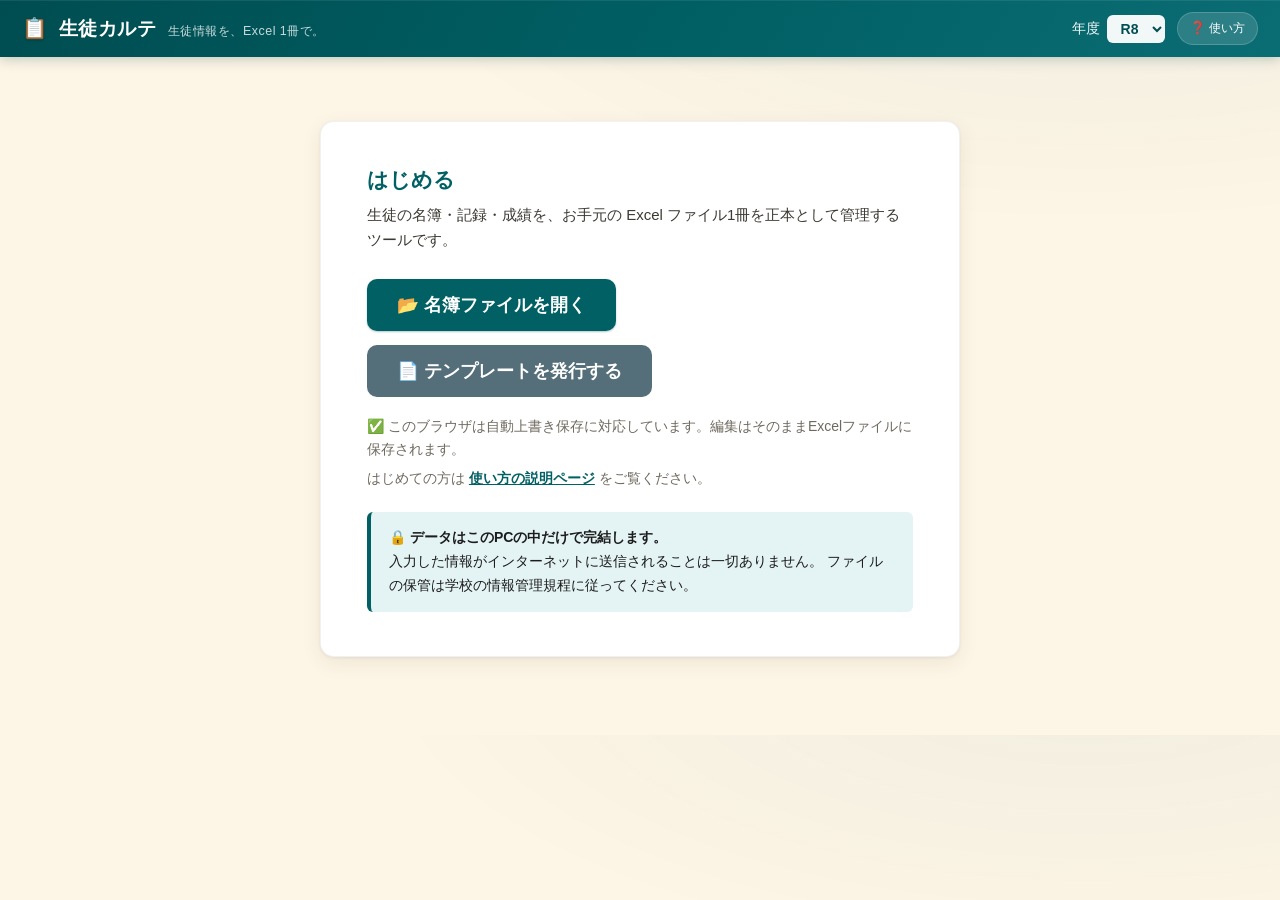
<file: index.html>
<!DOCTYPE html>
<html lang="ja">
<head>
<meta charset="UTF-8">
<meta name="viewport" content="width=device-width, initial-scale=1.0">
<meta name="robots" content="noindex">
<title>生徒カルテ — 生徒情報をExcel1冊で管理</title>
<link rel="stylesheet" href="css/style.css">
</head>
<body>

<header class="app-header">
  <div class="app-title">
    <span class="app-logo">📋</span>
    <h1>生徒カルテ</h1>
    <span class="app-tagline">生徒情報を、Excel 1冊で。</span>
  </div>
  <div class="app-header-right">
    <label class="nendo-select">年度
      <select id="nendoSelect"></select>
    </label>
    <span id="saveStatus" class="save-status" hidden></span>
    <a href="help.html" class="help-link" title="使い方">❓ 使い方</a>
  </div>
</header>

<!-- ============ 起動画面 ============ -->
<section id="startView" class="start-view">
  <div class="start-card">
    <h2>はじめる</h2>
    <p class="start-lead">生徒の名簿・記録・成績を、お手元の Excel ファイル1冊を正本として管理するツールです。</p>
    <div class="start-actions">
      <button id="btnOpenFile" class="btn btn-primary btn-large">📂 名簿ファイルを開く</button>
      <button id="btnTemplate" class="btn btn-secondary btn-large">📄 テンプレートを発行する</button>
    </div>
    <p class="start-note" id="startModeNote"></p>
    <p class="start-note">はじめての方は <a href="help.html">使い方の説明ページ</a> をご覧ください。</p>
    <div class="privacy-note">
      <strong>🔒 データはこのPCの中だけで完結します。</strong><br>
      入力した情報がインターネットに送信されることは一切ありません。
      ファイルの保管は学校の情報管理規程に従ってください。
    </div>
  </div>
</section>

<div id="noticeArea"></div>

<!-- ============ ホーム（受付画面） ============ -->
<section id="homeView" class="home-view" hidden>
  <div class="home-card">
    <label class="home-search-label" for="homeSearch">生徒を探す</label>
    <input type="search" id="homeSearch" class="home-search" placeholder="氏名・ふりがな・IDを入力…" autocomplete="off">
    <div id="homeResults" class="home-results"></div>
  </div>
  <div class="home-actions">
    <button id="btnHomeAdd" class="home-action-btn">👤<span>新規生徒登録</span></button>
    <button id="btnHomeList" class="home-action-btn">📖<span>名簿一覧</span></button>
    <button id="btnHomePromote" class="home-action-btn">🔀<span>進級取り込み</span></button>
    <button id="btnHomeGrades" class="home-action-btn">💯<span>成績取り込み</span></button>
    <button id="btnHomeSummary" class="home-action-btn">📊<span>集計</span></button>
    <button id="btnHomeBackup" class="home-action-btn">💾<span>バックアップ保存</span></button>
    <button id="btnHomeManualSave" class="home-action-btn manual-save-btn home-action-warn" hidden>⚠<span>保存（ダウンロード）</span></button>
  </div>
  <p id="homeStats" class="home-stats"></p>
  <p class="footer-note">
    ⚠ このツールで編集している間は、同じファイルをExcelで開かないでください。
    🔒 データはこのPC内で完結し、外部には送信されません。
  </p>
</section>

<!-- ============ 名簿一覧 ============ -->
<section id="mainView" class="main-view" hidden>

  <div class="toolbar">
    <div class="toolbar-row">
      <label>学年
        <select id="filterGrade">
          <option value="all">全学年</option>
          <option value="1">1年</option>
          <option value="2">2年</option>
          <option value="3">3年</option>
          <option value="other">対象外・卒業</option>
        </select>
      </label>
      <label>クラス
        <select id="filterClass"><option value="all">全クラス</option></select>
      </label>
      <label>在籍
        <select id="filterStatus">
          <option value="在籍">在籍のみ</option>
          <option value="all">すべて</option>
          <option value="転出">転出</option>
          <option value="卒業">卒業</option>
        </select>
      </label>
      <input type="search" id="searchBox" placeholder="氏名・ふりがな・IDで検索">
      <label class="toggle-sensitive">
        <input type="checkbox" id="toggleSensitive"> 個人情報・支援の列を表示
      </label>
    </div>
    <div class="toolbar-row">
      <button id="btnHome" class="btn btn-secondary btn-small">🏠 ホーム</button>
      <button id="btnAddStudent" class="btn btn-primary btn-small">＋ 生徒を追加</button>
      <button id="btnPromote" class="btn btn-secondary btn-small">🔀 進級取り込み</button>
      <button id="btnGradesImport" class="btn btn-secondary btn-small">💯 成績取り込み</button>
      <button id="btnCopyTsv" class="btn btn-secondary btn-small">📋 一覧をコピー</button>
      <button id="btnSummary" class="btn btn-secondary btn-small">📊 集計</button>
      <button id="btnGraduate" class="btn btn-secondary btn-small">🎓 卒業処理</button>
      <button id="btnBackup" class="btn btn-secondary btn-small">💾 バックアップ保存</button>
      <button id="btnManualSave" class="btn btn-warning btn-small manual-save-btn" hidden>⚠ 保存（ダウンロード）</button>
    </div>
  </div>

  <div class="table-wrap">
    <table id="rosterTable"></table>
    <p id="emptyMessage" class="empty-message" hidden>表示できる生徒がいません。フィルタを確認してください。</p>
  </div>

  <p class="footer-note">
    ⚠ このツールで編集している間は、同じファイルをExcelで開かないでください。
    🔒 データはこのPC内で完結し、外部には送信されません。
  </p>
</section>

<!-- ============ 生徒カルテパネル ============ -->
<div id="kartePanel" class="karte-panel" hidden>
  <div class="karte-inner">
    <div class="karte-header">
      <div>
        <h2 id="karteName"></h2>
        <span id="karteMeta" class="karte-meta"></span>
      </div>
      <div class="karte-header-btns">
        <button id="btnPrintKarte" class="btn btn-secondary btn-small">🖨 カルテ印刷</button>
        <button id="btnCloseKarte" class="btn btn-ghost btn-small">✕ 閉じる</button>
      </div>
    </div>
    <div class="karte-tabs">
      <button class="karte-tab active" data-tab="basic">基本情報</button>
      <button class="karte-tab" data-tab="records">記録</button>
      <button class="karte-tab" data-tab="grades">成績</button>
      <button class="karte-tab" data-tab="relations">関係</button>
    </div>
    <div id="karteBody" class="karte-body"></div>
  </div>
</div>

<!-- ============ 汎用モーダル ============ -->
<div id="modalOverlay" class="modal-overlay" hidden>
  <div class="modal" role="dialog" aria-modal="true">
    <div class="modal-header">
      <h2 id="modalTitle"></h2>
      <button id="modalClose" class="btn btn-ghost btn-small">✕</button>
    </div>
    <div id="modalBody" class="modal-body"></div>
  </div>
</div>

<div id="toast" class="toast" hidden></div>

<script src="js/xlsx.full.min.js"></script>
<script src="js/core.js"></script>
<script src="js/app.js"></script>
</body>
</html>
</file>
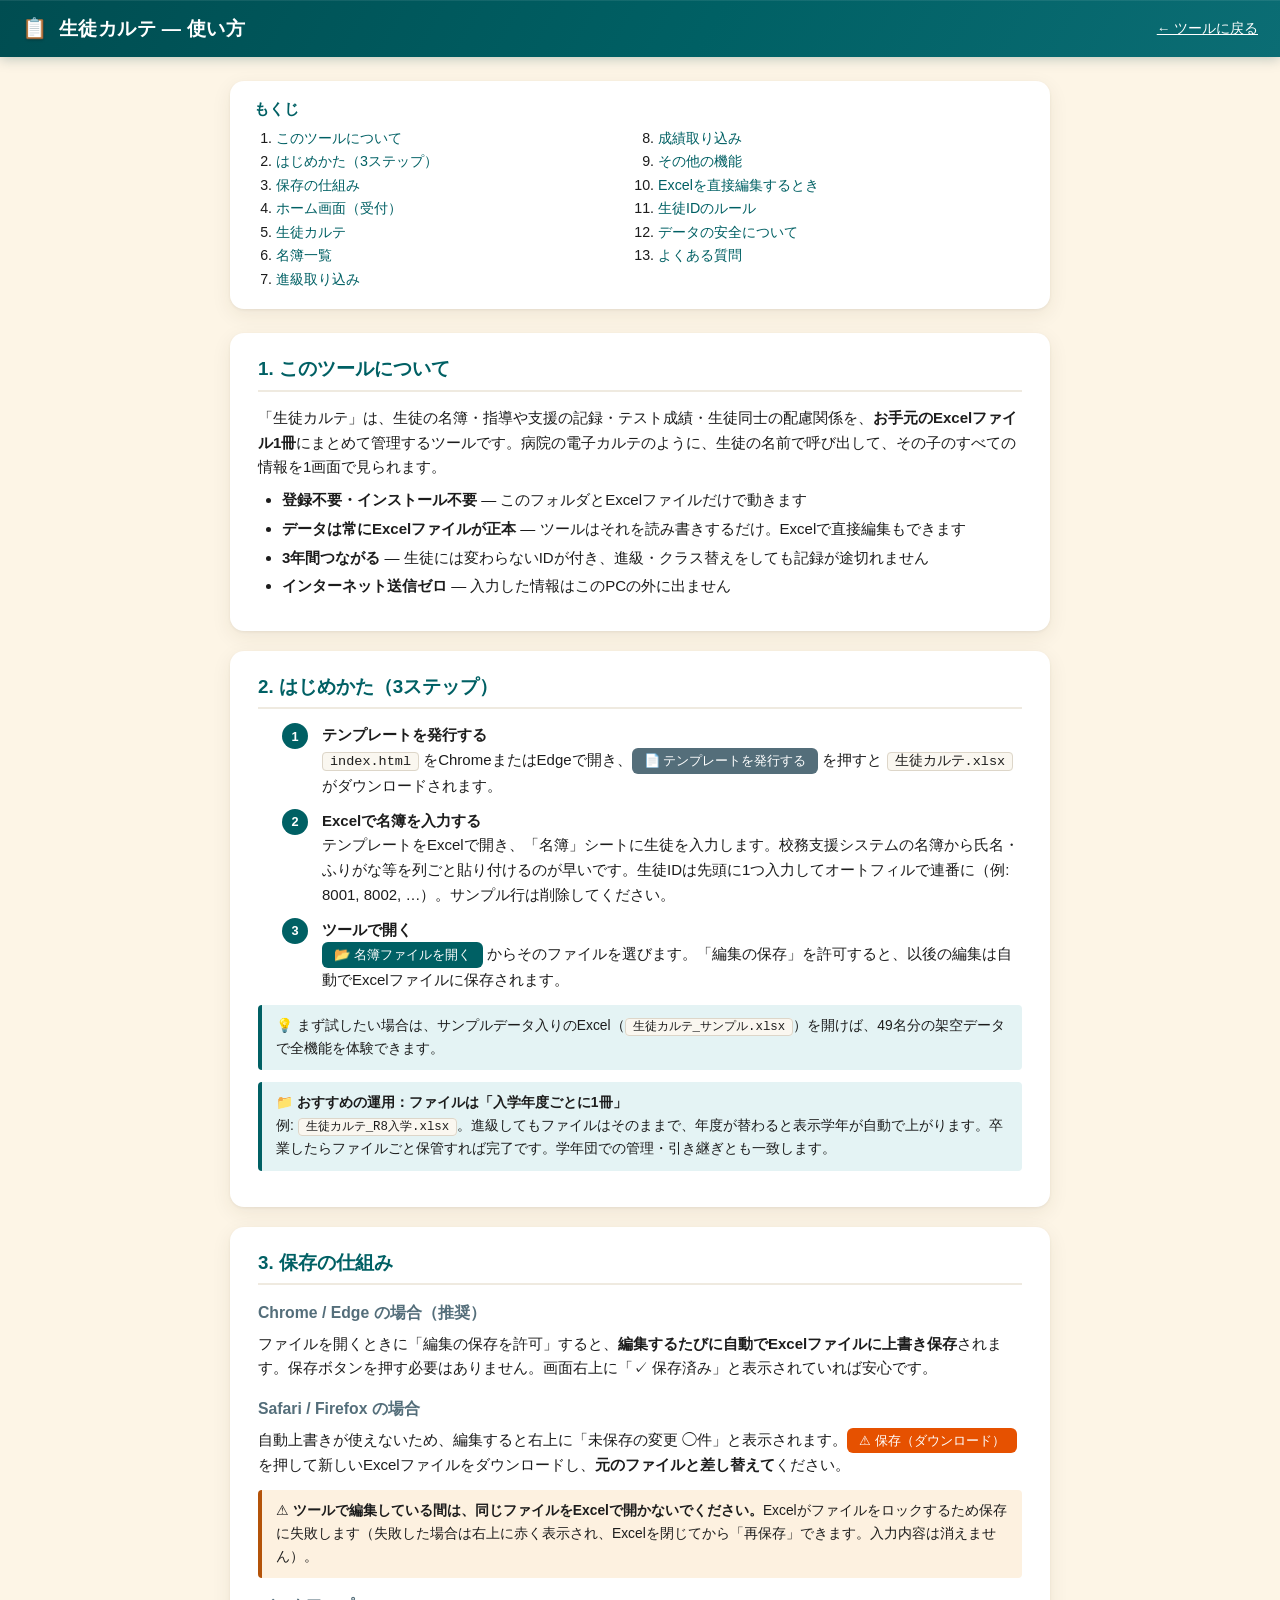
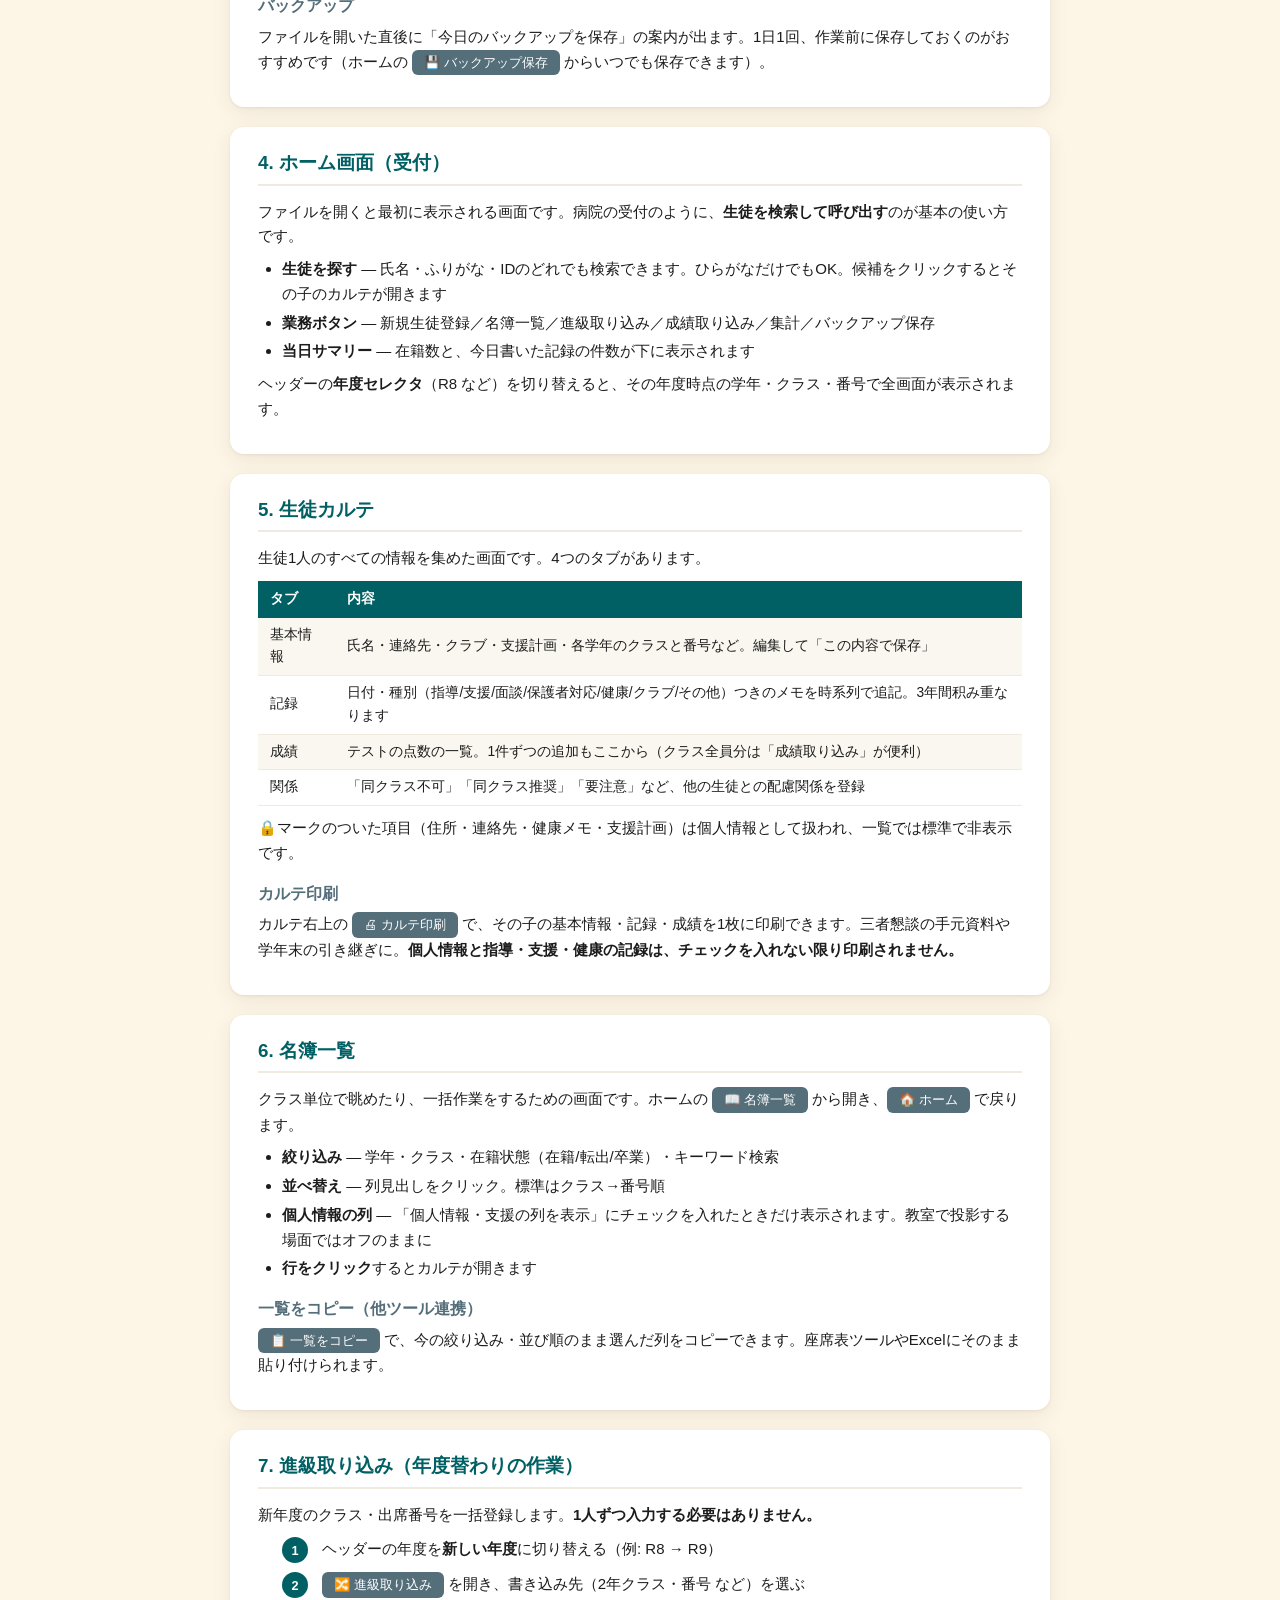
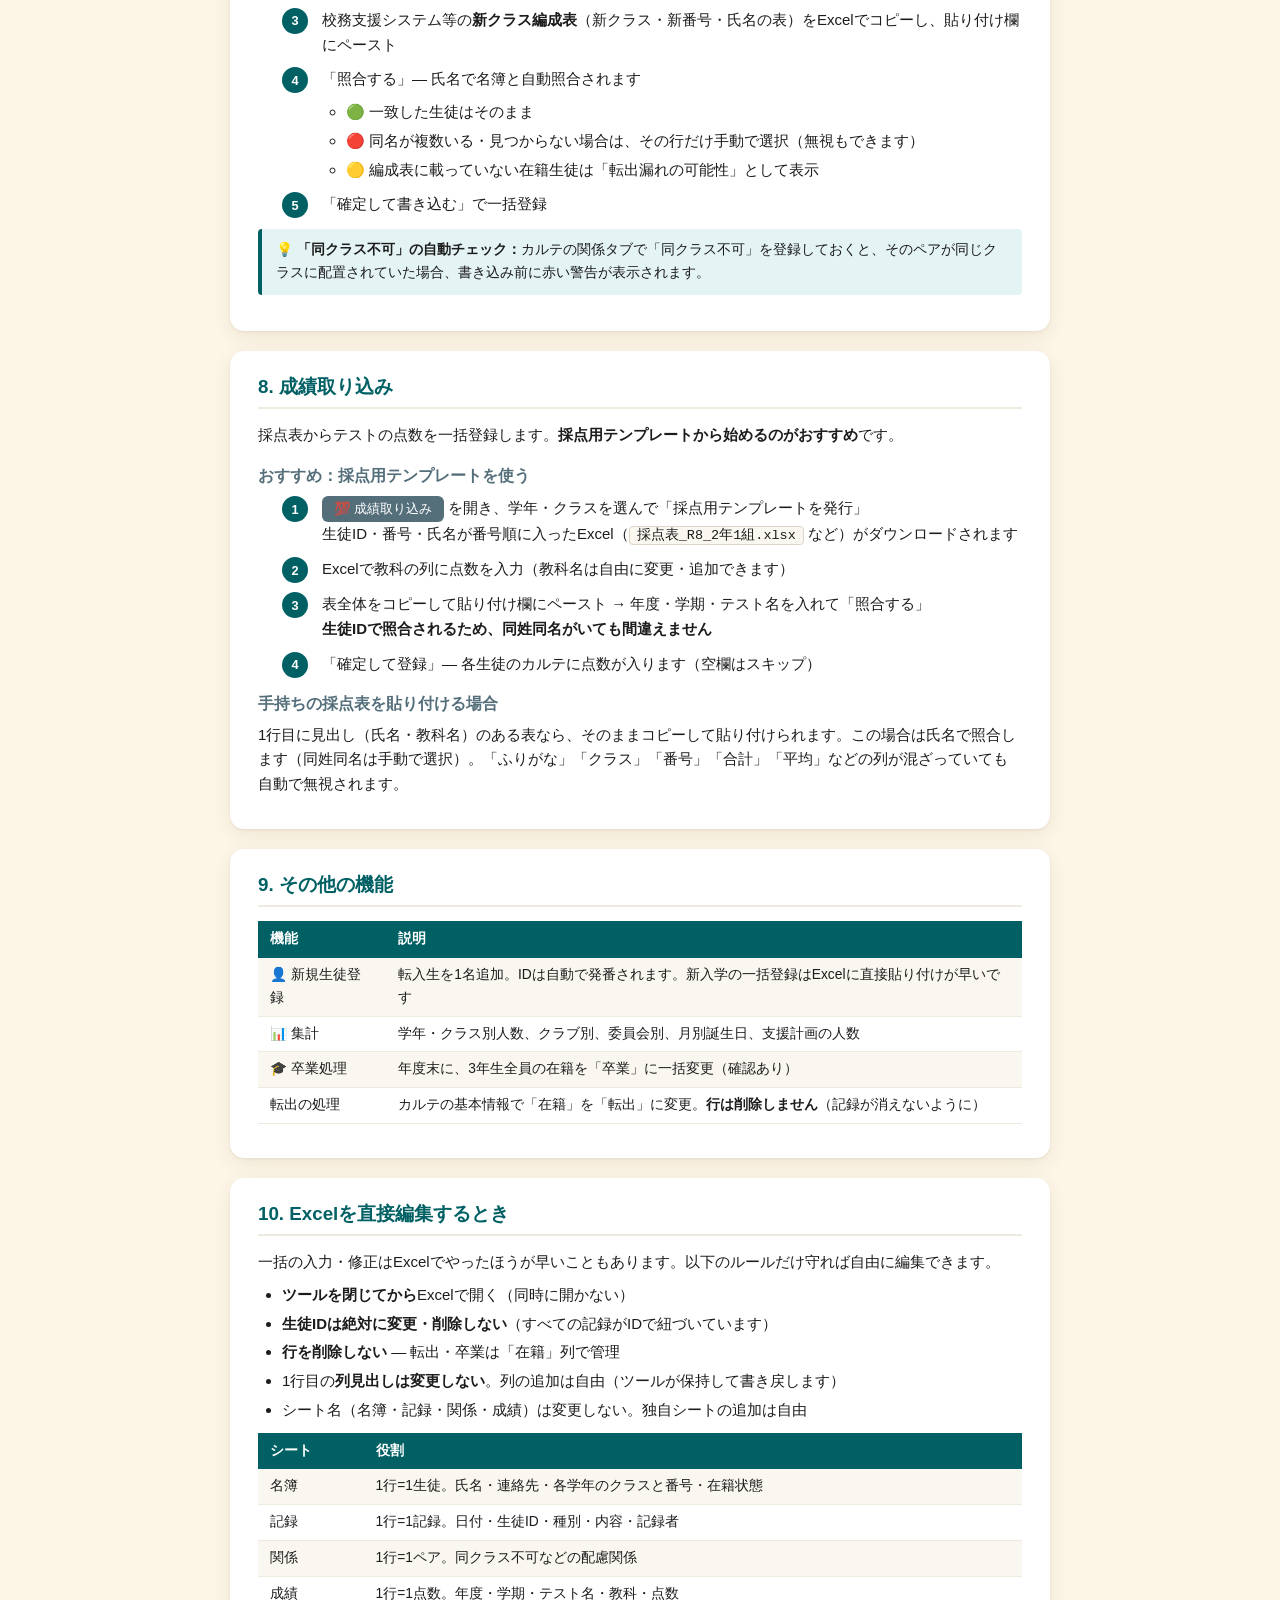
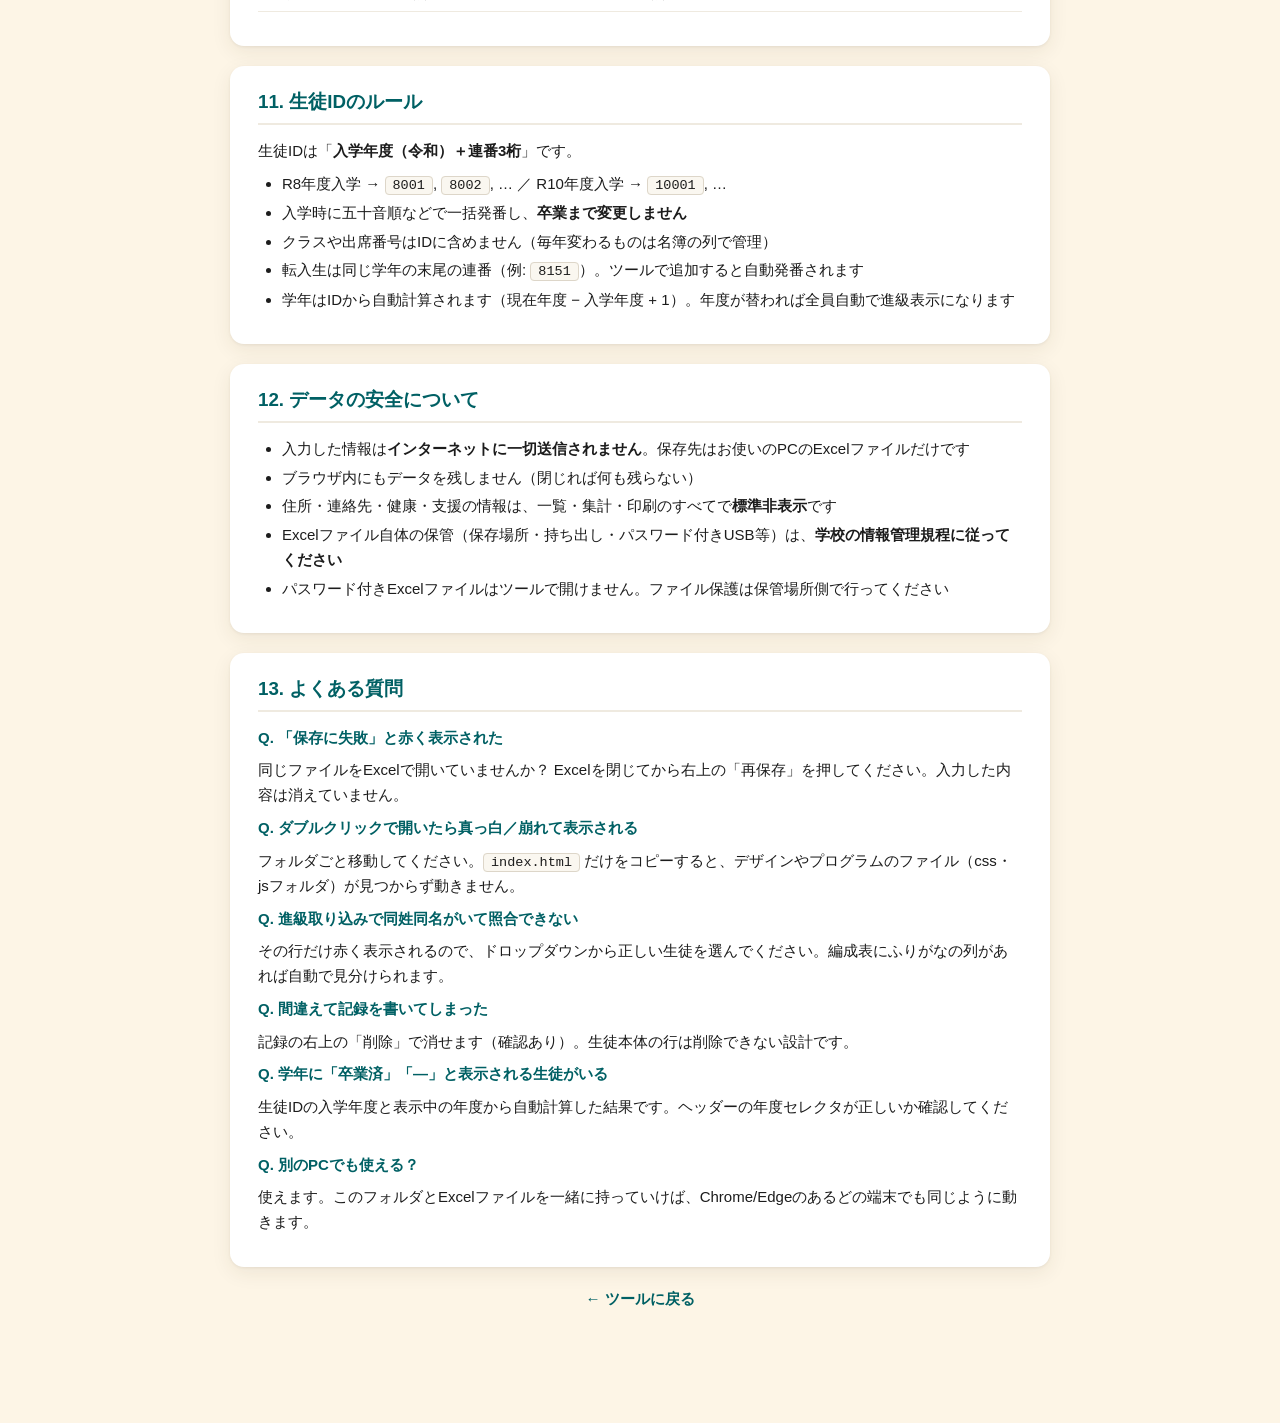
<file: help.html>
<!DOCTYPE html>
<html lang="ja">
<head>
<meta charset="UTF-8">
<meta name="viewport" content="width=device-width, initial-scale=1.0">
<meta name="robots" content="noindex">
<title>使い方 — 生徒カルテ</title>
<link rel="stylesheet" href="css/style.css">
<style>
  .doc-wrap { max-width: 860px; margin: 0 auto; padding: 24px 20px 80px; }
  .doc-nav {
    background: var(--white); border-radius: var(--radius-lg); box-shadow: var(--shadow);
    padding: 18px 24px; margin-bottom: 24px;
  }
  .doc-nav h2 { font-size: 1em; color: var(--primary); margin-bottom: 8px; }
  .doc-nav ol { margin: 0; padding-left: 22px; columns: 2; font-size: 0.95em; }
  .doc-nav a { color: var(--primary); text-decoration: none; }
  .doc-nav a:hover { text-decoration: underline; }
  .doc-section {
    background: var(--white); border-radius: var(--radius-lg); box-shadow: var(--shadow);
    padding: 24px 28px; margin-bottom: 20px;
  }
  .doc-section h2 {
    color: var(--primary); font-size: 1.25em;
    border-bottom: 2px solid var(--gray-light); padding-bottom: 8px; margin-bottom: 14px;
  }
  .doc-section h3 { color: var(--accent); font-size: 1.05em; margin: 18px 0 8px; }
  .doc-section p { margin: 8px 0; }
  .doc-section ul, .doc-section ol { margin: 8px 0; padding-left: 24px; }
  .doc-section li { margin: 4px 0; }
  .doc-hint { background: var(--info-bg); border-left: 4px solid var(--primary); border-radius: 4px; padding: 10px 14px; font-size: 0.92em; margin: 12px 0; }
  .doc-warn { background: var(--warning-bg); border-left: 4px solid var(--warning); border-radius: 4px; padding: 10px 14px; font-size: 0.92em; margin: 12px 0; }
  .doc-steps { counter-reset: step; list-style: none; padding-left: 0; }
  .doc-steps > li { counter-increment: step; position: relative; padding-left: 40px; margin: 10px 0; }
  .doc-steps > li::before {
    content: counter(step); position: absolute; left: 0; top: 0;
    width: 26px; height: 26px; border-radius: 50%;
    background: var(--primary); color: var(--white);
    display: flex; align-items: center; justify-content: center;
    font-size: 0.85em; font-weight: 700;
  }
  .kbd, code {
    background: var(--gray-lighter); border: 1px solid var(--gray); border-radius: 4px;
    padding: 1px 7px; font-size: 0.9em; font-family: 'Courier New', monospace;
  }
  .doc-table { border-collapse: collapse; width: 100%; font-size: 0.92em; margin: 10px 0; }
  .doc-table th { background: var(--primary); color: var(--white); padding: 7px 12px; text-align: left; }
  .doc-table td { padding: 6px 12px; border-bottom: 1px solid var(--gray-light); }
  .doc-table tr:nth-child(even) td { background: var(--gray-lighter); }
  .btn-sample { display: inline-block; background: var(--primary); color: var(--white); border-radius: 6px; padding: 2px 12px; font-size: 0.88em; }
  .btn-sample.gray { background: var(--accent); }
  .back-link { display: inline-block; margin-bottom: 16px; color: var(--primary); font-weight: 700; text-decoration: none; }
  .back-link:hover { text-decoration: underline; }
  .faq-q { font-weight: 700; color: var(--primary); margin-top: 14px; }
  .faq-a { margin: 4px 0 0 1.2em; }
</style>
</head>
<body>

<header class="app-header">
  <div class="app-title">
    <span class="app-logo">📋</span>
    <h1>生徒カルテ — 使い方</h1>
  </div>
  <div class="app-header-right">
    <a href="index.html" style="color:#fff; font-size:0.9em">← ツールに戻る</a>
  </div>
</header>

<div class="doc-wrap">

<nav class="doc-nav">
  <h2>もくじ</h2>
  <ol>
    <li><a href="#about">このツールについて</a></li>
    <li><a href="#start">はじめかた（3ステップ）</a></li>
    <li><a href="#save">保存の仕組み</a></li>
    <li><a href="#home">ホーム画面（受付）</a></li>
    <li><a href="#karte">生徒カルテ</a></li>
    <li><a href="#list">名簿一覧</a></li>
    <li><a href="#promote">進級取り込み</a></li>
    <li><a href="#grades">成績取り込み</a></li>
    <li><a href="#misc">その他の機能</a></li>
    <li><a href="#excel">Excelを直接編集するとき</a></li>
    <li><a href="#id">生徒IDのルール</a></li>
    <li><a href="#privacy">データの安全について</a></li>
    <li><a href="#faq">よくある質問</a></li>
  </ol>
</nav>

<section class="doc-section" id="about">
  <h2>1. このツールについて</h2>
  <p>「生徒カルテ」は、生徒の名簿・指導や支援の記録・テスト成績・生徒同士の配慮関係を、<strong>お手元のExcelファイル1冊</strong>にまとめて管理するツールです。病院の電子カルテのように、生徒の名前で呼び出して、その子のすべての情報を1画面で見られます。</p>
  <ul>
    <li><strong>登録不要・インストール不要</strong> — このフォルダとExcelファイルだけで動きます</li>
    <li><strong>データは常にExcelファイルが正本</strong> — ツールはそれを読み書きするだけ。Excelで直接編集もできます</li>
    <li><strong>3年間つながる</strong> — 生徒には変わらないIDが付き、進級・クラス替えをしても記録が途切れません</li>
    <li><strong>インターネット送信ゼロ</strong> — 入力した情報はこのPCの外に出ません</li>
  </ul>
</section>

<section class="doc-section" id="start">
  <h2>2. はじめかた（3ステップ）</h2>
  <ol class="doc-steps">
    <li><strong>テンプレートを発行する</strong><br>
      <code>index.html</code> をChromeまたはEdgeで開き、<span class="btn-sample gray">📄 テンプレートを発行する</span> を押すと <code>生徒カルテ.xlsx</code> がダウンロードされます。</li>
    <li><strong>Excelで名簿を入力する</strong><br>
      テンプレートをExcelで開き、「名簿」シートに生徒を入力します。校務支援システムの名簿から氏名・ふりがな等を列ごと貼り付けるのが早いです。生徒IDは先頭に1つ入力してオートフィルで連番に（例: 8001, 8002, …）。サンプル行は削除してください。</li>
    <li><strong>ツールで開く</strong><br>
      <span class="btn-sample">📂 名簿ファイルを開く</span> からそのファイルを選びます。「編集の保存」を許可すると、以後の編集は自動でExcelファイルに保存されます。</li>
  </ol>
  <div class="doc-hint">💡 まず試したい場合は、サンプルデータ入りのExcel（<code>生徒カルテ_サンプル.xlsx</code>）を開けば、49名分の架空データで全機能を体験できます。</div>
  <div class="doc-hint">📁 <strong>おすすめの運用：ファイルは「入学年度ごとに1冊」</strong><br>
  例: <code>生徒カルテ_R8入学.xlsx</code>。進級してもファイルはそのままで、年度が替わると表示学年が自動で上がります。卒業したらファイルごと保管すれば完了です。学年団での管理・引き継ぎとも一致します。</div>
</section>

<section class="doc-section" id="save">
  <h2>3. 保存の仕組み</h2>
  <h3>Chrome / Edge の場合（推奨）</h3>
  <p>ファイルを開くときに「編集の保存を許可」すると、<strong>編集するたびに自動でExcelファイルに上書き保存</strong>されます。保存ボタンを押す必要はありません。画面右上に「✓ 保存済み」と表示されていれば安心です。</p>
  <h3>Safari / Firefox の場合</h3>
  <p>自動上書きが使えないため、編集すると右上に「未保存の変更 ◯件」と表示されます。<span class="btn-sample" style="background:#e65100">⚠ 保存（ダウンロード）</span> を押して新しいExcelファイルをダウンロードし、<strong>元のファイルと差し替えて</strong>ください。</p>
  <div class="doc-warn">⚠ <strong>ツールで編集している間は、同じファイルをExcelで開かないでください。</strong>Excelがファイルをロックするため保存に失敗します（失敗した場合は右上に赤く表示され、Excelを閉じてから「再保存」できます。入力内容は消えません）。</div>
  <h3>バックアップ</h3>
  <p>ファイルを開いた直後に「今日のバックアップを保存」の案内が出ます。1日1回、作業前に保存しておくのがおすすめです（ホームの <span class="btn-sample gray">💾 バックアップ保存</span> からいつでも保存できます）。</p>
</section>

<section class="doc-section" id="home">
  <h2>4. ホーム画面（受付）</h2>
  <p>ファイルを開くと最初に表示される画面です。病院の受付のように、<strong>生徒を検索して呼び出す</strong>のが基本の使い方です。</p>
  <ul>
    <li><strong>生徒を探す</strong> — 氏名・ふりがな・IDのどれでも検索できます。ひらがなだけでもOK。候補をクリックするとその子のカルテが開きます</li>
    <li><strong>業務ボタン</strong> — 新規生徒登録／名簿一覧／進級取り込み／成績取り込み／集計／バックアップ保存</li>
    <li><strong>当日サマリー</strong> — 在籍数と、今日書いた記録の件数が下に表示されます</li>
  </ul>
  <p>ヘッダーの<strong>年度セレクタ</strong>（R8 など）を切り替えると、その年度時点の学年・クラス・番号で全画面が表示されます。</p>
</section>

<section class="doc-section" id="karte">
  <h2>5. 生徒カルテ</h2>
  <p>生徒1人のすべての情報を集めた画面です。4つのタブがあります。</p>
  <table class="doc-table">
    <tr><th>タブ</th><th>内容</th></tr>
    <tr><td>基本情報</td><td>氏名・連絡先・クラブ・支援計画・各学年のクラスと番号など。編集して「この内容で保存」</td></tr>
    <tr><td>記録</td><td>日付・種別（指導/支援/面談/保護者対応/健康/クラブ/その他）つきのメモを時系列で追記。3年間积み重なります</td></tr>
    <tr><td>成績</td><td>テストの点数の一覧。1件ずつの追加もここから（クラス全員分は「成績取り込み」が便利）</td></tr>
    <tr><td>関係</td><td>「同クラス不可」「同クラス推奨」「要注意」など、他の生徒との配慮関係を登録</td></tr>
  </table>
  <p>🔒マークのついた項目（住所・連絡先・健康メモ・支援計画）は個人情報として扱われ、一覧では標準で非表示です。</p>
  <h3>カルテ印刷</h3>
  <p>カルテ右上の <span class="btn-sample gray">🖨 カルテ印刷</span> で、その子の基本情報・記録・成績を1枚に印刷できます。三者懇談の手元資料や学年末の引き継ぎに。<strong>個人情報と指導・支援・健康の記録は、チェックを入れない限り印刷されません。</strong></p>
</section>

<section class="doc-section" id="list">
  <h2>6. 名簿一覧</h2>
  <p>クラス単位で眺めたり、一括作業をするための画面です。ホームの <span class="btn-sample gray">📖 名簿一覧</span> から開き、<span class="btn-sample gray">🏠 ホーム</span> で戻ります。</p>
  <ul>
    <li><strong>絞り込み</strong> — 学年・クラス・在籍状態（在籍/転出/卒業）・キーワード検索</li>
    <li><strong>並べ替え</strong> — 列見出しをクリック。標準はクラス→番号順</li>
    <li><strong>個人情報の列</strong> — 「個人情報・支援の列を表示」にチェックを入れたときだけ表示されます。教室で投影する場面ではオフのままに</li>
    <li><strong>行をクリック</strong>するとカルテが開きます</li>
  </ul>
  <h3>一覧をコピー（他ツール連携）</h3>
  <p><span class="btn-sample gray">📋 一覧をコピー</span> で、今の絞り込み・並び順のまま選んだ列をコピーできます。座席表ツールやExcelにそのまま貼り付けられます。</p>
</section>

<section class="doc-section" id="promote">
  <h2>7. 進級取り込み（年度替わりの作業）</h2>
  <p>新年度のクラス・出席番号を一括登録します。<strong>1人ずつ入力する必要はありません。</strong></p>
  <ol class="doc-steps">
    <li>ヘッダーの年度を<strong>新しい年度</strong>に切り替える（例: R8 → R9）</li>
    <li><span class="btn-sample gray">🔀 進級取り込み</span> を開き、書き込み先（2年クラス・番号 など）を選ぶ</li>
    <li>校務支援システム等の<strong>新クラス編成表</strong>（新クラス・新番号・氏名の表）をExcelでコピーし、貼り付け欄にペースト</li>
    <li>「照合する」— 氏名で名簿と自動照合されます
      <ul>
        <li>🟢 一致した生徒はそのまま</li>
        <li>🔴 同名が複数いる・見つからない場合は、その行だけ手動で選択（無視もできます）</li>
        <li>🟡 編成表に載っていない在籍生徒は「転出漏れの可能性」として表示</li>
      </ul></li>
    <li>「確定して書き込む」で一括登録</li>
  </ol>
  <div class="doc-hint">💡 <strong>「同クラス不可」の自動チェック：</strong>カルテの関係タブで「同クラス不可」を登録しておくと、そのペアが同じクラスに配置されていた場合、書き込み前に赤い警告が表示されます。</div>
</section>

<section class="doc-section" id="grades">
  <h2>8. 成績取り込み</h2>
  <p>採点表からテストの点数を一括登録します。<strong>採点用テンプレートから始めるのがおすすめ</strong>です。</p>
  <h3>おすすめ：採点用テンプレートを使う</h3>
  <ol class="doc-steps">
    <li><span class="btn-sample gray">💯 成績取り込み</span> を開き、学年・クラスを選んで「採点用テンプレートを発行」<br>
      生徒ID・番号・氏名が番号順に入ったExcel（<code>採点表_R8_2年1組.xlsx</code> など）がダウンロードされます</li>
    <li>Excelで教科の列に点数を入力（教科名は自由に変更・追加できます）</li>
    <li>表全体をコピーして貼り付け欄にペースト → 年度・学期・テスト名を入れて「照合する」<br>
      <strong>生徒IDで照合されるため、同姓同名がいても間違えません</strong></li>
    <li>「確定して登録」— 各生徒のカルテに点数が入ります（空欄はスキップ）</li>
  </ol>
  <h3>手持ちの採点表を貼り付ける場合</h3>
  <p>1行目に見出し（氏名・教科名）のある表なら、そのままコピーして貼り付けられます。この場合は氏名で照合します（同姓同名は手動で選択）。「ふりがな」「クラス」「番号」「合計」「平均」などの列が混ざっていても自動で無視されます。</p>
</section>

<section class="doc-section" id="misc">
  <h2>9. その他の機能</h2>
  <table class="doc-table">
    <tr><th>機能</th><th>説明</th></tr>
    <tr><td>👤 新規生徒登録</td><td>転入生を1名追加。IDは自動で発番されます。新入学の一括登録はExcelに直接貼り付けが早いです</td></tr>
    <tr><td>📊 集計</td><td>学年・クラス別人数、クラブ別、委員会別、月別誕生日、支援計画の人数</td></tr>
    <tr><td>🎓 卒業処理</td><td>年度末に、3年生全員の在籍を「卒業」に一括変更（確認あり）</td></tr>
    <tr><td>転出の処理</td><td>カルテの基本情報で「在籍」を「転出」に変更。<strong>行は削除しません</strong>（記録が消えないように）</td></tr>
  </table>
</section>

<section class="doc-section" id="excel">
  <h2>10. Excelを直接編集するとき</h2>
  <p>一括の入力・修正はExcelでやったほうが早いこともあります。以下のルールだけ守れば自由に編集できます。</p>
  <ul>
    <li><strong>ツールを閉じてから</strong>Excelで開く（同時に開かない）</li>
    <li><strong>生徒IDは絶対に変更・削除しない</strong>（すべての記録がIDで紐づいています）</li>
    <li><strong>行を削除しない</strong> — 転出・卒業は「在籍」列で管理</li>
    <li>1行目の<strong>列見出しは変更しない</strong>。列の追加は自由（ツールが保持して書き戻します）</li>
    <li>シート名（名簿・記録・関係・成績）は変更しない。独自シートの追加は自由</li>
  </ul>
  <table class="doc-table">
    <tr><th>シート</th><th>役割</th></tr>
    <tr><td>名簿</td><td>1行=1生徒。氏名・連絡先・各学年のクラスと番号・在籍状態</td></tr>
    <tr><td>記録</td><td>1行=1記録。日付・生徒ID・種別・内容・記録者</td></tr>
    <tr><td>関係</td><td>1行=1ペア。同クラス不可などの配慮関係</td></tr>
    <tr><td>成績</td><td>1行=1点数。年度・学期・テスト名・教科・点数</td></tr>
  </table>
</section>

<section class="doc-section" id="id">
  <h2>11. 生徒IDのルール</h2>
  <p>生徒IDは「<strong>入学年度（令和）＋連番3桁</strong>」です。</p>
  <ul>
    <li>R8年度入学 → <code>8001</code>, <code>8002</code>, … ／ R10年度入学 → <code>10001</code>, …</li>
    <li>入学時に五十音順などで一括発番し、<strong>卒業まで変更しません</strong></li>
    <li>クラスや出席番号はIDに含めません（毎年変わるものは名簿の列で管理）</li>
    <li>転入生は同じ学年の末尾の連番（例: <code>8151</code>）。ツールで追加すると自動発番されます</li>
    <li>学年はIDから自動計算されます（現在年度 − 入学年度 + 1）。年度が替われば全員自動で進級表示になります</li>
  </ul>
</section>

<section class="doc-section" id="privacy">
  <h2>12. データの安全について</h2>
  <ul>
    <li>入力した情報は<strong>インターネットに一切送信されません</strong>。保存先はお使いのPCのExcelファイルだけです</li>
    <li>ブラウザ内にもデータを残しません（閉じれば何も残らない）</li>
    <li>住所・連絡先・健康・支援の情報は、一覧・集計・印刷のすべてで<strong>標準非表示</strong>です</li>
    <li>Excelファイル自体の保管（保存場所・持ち出し・パスワード付きUSB等）は、<strong>学校の情報管理規程に従ってください</strong></li>
    <li>パスワード付きExcelファイルはツールで開けません。ファイル保護は保管場所側で行ってください</li>
  </ul>
</section>

<section class="doc-section" id="faq">
  <h2>13. よくある質問</h2>
  <p class="faq-q">Q. 「保存に失敗」と赤く表示された</p>
  <p class="faq-a">同じファイルをExcelで開いていませんか？ Excelを閉じてから右上の「再保存」を押してください。入力した内容は消えていません。</p>
  <p class="faq-q">Q. ダブルクリックで開いたら真っ白／崩れて表示される</p>
  <p class="faq-a">フォルダごと移動してください。<code>index.html</code> だけをコピーすると、デザインやプログラムのファイル（css・jsフォルダ）が見つからず動きません。</p>
  <p class="faq-q">Q. 進級取り込みで同姓同名がいて照合できない</p>
  <p class="faq-a">その行だけ赤く表示されるので、ドロップダウンから正しい生徒を選んでください。編成表にふりがなの列があれば自動で見分けられます。</p>
  <p class="faq-q">Q. 間違えて記録を書いてしまった</p>
  <p class="faq-a">記録の右上の「削除」で消せます（確認あり）。生徒本体の行は削除できない設計です。</p>
  <p class="faq-q">Q. 学年に「卒業済」「—」と表示される生徒がいる</p>
  <p class="faq-a">生徒IDの入学年度と表示中の年度から自動計算した結果です。ヘッダーの年度セレクタが正しいか確認してください。</p>
  <p class="faq-q">Q. 別のPCでも使える？</p>
  <p class="faq-a">使えます。このフォルダとExcelファイルを一緒に持っていけば、Chrome/Edgeのあるどの端末でも同じように動きます。</p>
</section>

<p style="text-align:center"><a class="back-link" href="index.html">← ツールに戻る</a></p>

</div>
</body>
</html>
</file>
<file: css/style.css>
/* ============================================================
   生徒カルテ — Design System
   スタンドアロン（common非依存・Foundationトークンのみ踏襲）
   Brand: 信頼 / 落ち着き / 整然 ＋「未来の自分を助けるカルテ」
   ============================================================ */
:root {
  /* Brand */
  --primary: #006064;
  --primary-hover: #00838F;
  --primary-deep: #004d51;
  --primary-tint: #E0F2F3;
  --accent: #546E7A;
  --bg: #FDF5E6;
  --text: #1c1c1c;
  --white: #ffffff;

  /* Grays */
  --gray: #ddd6c9;
  --gray-light: #efeae0;
  --gray-lighter: #faf7f0;
  --gray-dark: #6f6a60;

  /* Semantic */
  --success: #2e7d32;
  --success-bg: #e8f5e9;
  --warning: #b45309;
  --warning-bg: #fdf1e0;
  --danger: #c62828;
  --danger-bg: #fdeaea;
  --info-bg: #e4f3f4;

  /* Type scale */
  --fs-xs: 0.78rem;
  --fs-sm: 0.875rem;
  --fs-md: 0.95rem;
  --fs-lg: 1.1rem;
  --fs-xl: 1.3rem;

  /* Material */
  --radius-sm: 6px;
  --radius: 10px;
  --radius-lg: 14px;
  --radius-pill: 999px;
  --shadow-sm: 0 1px 2px rgba(60, 50, 30, 0.06), 0 1px 6px rgba(60, 50, 30, 0.05);
  --shadow: 0 1px 3px rgba(60, 50, 30, 0.07), 0 6px 20px rgba(60, 50, 30, 0.08);
  --shadow-lg: 0 4px 12px rgba(40, 35, 20, 0.12), 0 16px 44px rgba(40, 35, 20, 0.16);
  --focus-ring: 0 0 0 3px rgba(0, 96, 100, 0.18);
  --border-soft: 1px solid rgba(0, 0, 0, 0.055);

  --font: 'Segoe UI', 'Hiragino Sans', 'Hiragino Kaku Gothic ProN', 'Noto Sans JP', Tahoma, sans-serif;
  --font-mono: 'SF Mono', 'Consolas', 'Courier New', monospace;
}

* { box-sizing: border-box; }
[hidden] { display: none !important; }
html, body { margin: 0; padding: 0; }
body {
  font-family: var(--font);
  background:
    radial-gradient(1200px 500px at 85% -10%, rgba(0, 96, 100, 0.05), transparent 60%),
    var(--bg);
  color: var(--text);
  font-size: 15px;
  line-height: 1.65;
  -webkit-font-smoothing: antialiased;
}
h1, h2, h3 { margin: 0; line-height: 1.3; }
button { font-family: inherit; }
:focus-visible { outline: none; box-shadow: var(--focus-ring); border-radius: var(--radius-sm); }

/* ---------- ヘッダー ---------- */
.app-header {
  background: linear-gradient(120deg, var(--primary-deep) 0%, var(--primary) 55%, #0b6d74 100%);
  color: var(--white);
  display: flex;
  justify-content: space-between;
  align-items: center;
  padding: 12px 22px;
  gap: 12px;
  flex-wrap: wrap;
  box-shadow: 0 1px 0 rgba(255,255,255,0.08) inset, 0 2px 12px rgba(0, 60, 63, 0.25);
}
.app-title { display: flex; align-items: baseline; gap: 12px; }
.app-logo { font-size: 1.35em; filter: drop-shadow(0 1px 1px rgba(0,0,0,0.25)); }
.app-title h1 { font-size: 1.28em; font-weight: 700; letter-spacing: 0.02em; }
.app-tagline { font-size: var(--fs-xs); opacity: 0.78; letter-spacing: 0.04em; }
.app-header-right { display: flex; align-items: center; gap: 12px; }
.nendo-select { font-size: var(--fs-sm); display: flex; align-items: center; gap: 7px; opacity: 0.95; }
.nendo-select select {
  padding: 5px 10px; border-radius: var(--radius-sm); border: none;
  font-size: 1em; font-weight: 700; color: var(--primary-deep); background: var(--white);
}
.help-link {
  color: var(--white);
  font-size: var(--fs-xs);
  text-decoration: none;
  padding: 5px 12px;
  border-radius: var(--radius-pill);
  background: rgba(255,255,255,0.14);
  border: 1px solid rgba(255,255,255,0.18);
  transition: background 0.2s;
}
.help-link:hover { background: rgba(255,255,255,0.3); }

.save-status {
  font-size: var(--fs-xs);
  font-weight: 700;
  padding: 5px 14px;
  border-radius: var(--radius-pill);
  background: rgba(255,255,255,0.15);
  letter-spacing: 0.02em;
}
.save-status.saved { background: var(--success-bg); color: var(--success); }
.save-status.dirty { background: var(--warning-bg); color: var(--warning); }
.save-status.error { background: var(--danger-bg); color: var(--danger); }

/* ---------- ボタン ---------- */
.btn {
  border: none;
  border-radius: var(--radius-sm);
  padding: 10px 20px;
  font-size: 1em;
  font-weight: 600;
  cursor: pointer;
  transition: transform 0.15s ease, box-shadow 0.15s ease, background 0.15s ease;
  background: var(--gray-light);
  color: var(--text);
}
.btn:hover { transform: translateY(-1px); }
.btn:active { transform: translateY(0); }
.btn-primary { background: var(--primary); color: var(--white); box-shadow: 0 1px 2px rgba(0, 77, 81, 0.3); }
.btn-primary:hover { background: var(--primary-hover); box-shadow: 0 4px 14px rgba(0, 96, 100, 0.32); }
.btn-secondary { background: var(--accent); color: var(--white); }
.btn-secondary:hover { background: #647d8a; box-shadow: 0 4px 12px rgba(84, 110, 122, 0.3); }
.btn-warning { background: #d97706; color: var(--white); }
.btn-danger { background: #C85A54; color: var(--white); }
.btn-ghost { background: transparent; color: inherit; font-weight: 600; }
.btn-ghost:hover { background: rgba(0,0,0,0.07); transform: none; }
.btn-small { padding: 6px 13px; font-size: var(--fs-sm); }
.btn-large { padding: 14px 30px; font-size: var(--fs-lg); border-radius: var(--radius); }
.btn:disabled { opacity: 0.5; cursor: not-allowed; transform: none; }

/* ---------- 起動画面 ---------- */
.start-view { display: flex; justify-content: center; padding: 64px 20px; }
.start-card {
  background: var(--white);
  border-radius: var(--radius-lg);
  box-shadow: var(--shadow);
  border: var(--border-soft);
  padding: 44px 46px;
  max-width: 640px;
  width: 100%;
}
.start-card h2 { color: var(--primary); margin-bottom: 10px; font-size: var(--fs-xl); }
.start-lead { margin: 0 0 26px; color: #3d3a34; }
.start-actions { display: flex; gap: 14px; flex-wrap: wrap; margin-bottom: 18px; }
.start-note { font-size: var(--fs-sm); color: var(--gray-dark); min-height: 1.2em; margin: 6px 0; }
.start-note a { color: var(--primary); font-weight: 600; }
.privacy-note {
  background: var(--info-bg);
  border-left: 4px solid var(--primary);
  border-radius: var(--radius-sm);
  padding: 14px 18px;
  font-size: var(--fs-sm);
  margin-top: 22px;
  line-height: 1.7;
}

/* ---------- 通知 ---------- */
#noticeArea { margin: 14px 18px 0; max-width: 1200px; }
.notice {
  border-radius: var(--radius);
  padding: 11px 16px;
  margin-bottom: 8px;
  font-size: var(--fs-sm);
  display: flex;
  justify-content: space-between;
  align-items: center;
  gap: 12px;
  box-shadow: var(--shadow-sm);
}
.notice-warning { background: var(--warning-bg); color: var(--warning); border-left: 4px solid var(--warning); }
.notice-error { background: var(--danger-bg); color: var(--danger); border-left: 4px solid var(--danger); }
.notice-info { background: var(--info-bg); color: var(--primary-deep); border-left: 4px solid var(--primary); }
.notice ul { margin: 4px 0 0; padding-left: 20px; }

/* ---------- ホーム（受付画面） ---------- */
.home-view { max-width: 780px; margin: 0 auto; padding: 34px 18px 48px; }
.home-card {
  background: var(--white);
  border-radius: var(--radius-lg);
  box-shadow: var(--shadow);
  border: var(--border-soft);
  padding: 28px 30px;
}
.home-search-label {
  display: block; font-weight: 700; color: var(--primary);
  margin-bottom: 10px; font-size: var(--fs-md); letter-spacing: 0.03em;
}
.home-search {
  width: 100%;
  font-size: 1.3em;
  padding: 15px 20px;
  border: 2px solid var(--gray);
  border-radius: var(--radius);
  background: var(--gray-lighter);
  transition: border-color 0.15s, background 0.15s, box-shadow 0.15s;
}
.home-search::placeholder { color: #b3ac9e; }
.home-search:focus {
  outline: none; border-color: var(--primary);
  background: var(--white); box-shadow: var(--focus-ring);
}
.home-results { margin-top: 10px; }
.home-result-item {
  display: flex; align-items: baseline; gap: 14px;
  width: 100%; text-align: left;
  border: none; background: none; cursor: pointer;
  padding: 11px 14px; border-radius: var(--radius-sm);
  font-size: 1.05em; font-family: inherit;
  border-bottom: 1px solid var(--gray-light);
  transition: background 0.12s, padding-left 0.12s;
}
.home-result-item:hover { background: var(--primary-tint); padding-left: 20px; }
.home-result-item .hr-name { font-weight: 700; }
.home-result-item .hr-meta { color: var(--gray-dark); font-size: var(--fs-sm); }
.home-result-item .hr-badge { margin-left: auto; }
.home-results .home-result-more { color: var(--gray-dark); font-size: var(--fs-sm); padding: 8px 14px; }

.home-actions {
  display: grid;
  grid-template-columns: repeat(3, 1fr);
  gap: 14px;
  margin-top: 20px;
}
.home-action-btn {
  background: var(--white);
  border: var(--border-soft);
  border-radius: var(--radius-lg);
  box-shadow: var(--shadow-sm);
  padding: 20px 10px 16px;
  font-size: 1.55em;
  cursor: pointer;
  display: flex; flex-direction: column; align-items: center; gap: 8px;
  transition: transform 0.15s ease, box-shadow 0.15s ease, border-color 0.15s ease;
  color: var(--text);
  font-family: inherit;
  position: relative;
  overflow: hidden;
}
.home-action-btn::after {
  content: ''; position: absolute; inset: 0 0 auto 0; height: 3px;
  background: var(--primary); opacity: 0; transition: opacity 0.15s;
}
.home-action-btn span { font-size: 0.6em; font-weight: 700; color: var(--primary-deep); letter-spacing: 0.02em; }
.home-action-btn:hover {
  transform: translateY(-3px);
  box-shadow: 0 8px 24px rgba(0, 96, 100, 0.16);
  border-color: rgba(0, 96, 100, 0.25);
}
.home-action-btn:hover::after { opacity: 1; }
.home-action-warn span { color: var(--warning); }
.home-action-warn::after { background: var(--warning); }
.home-stats {
  text-align: center; color: var(--gray-dark); font-size: var(--fs-sm);
  margin-top: 22px; letter-spacing: 0.03em;
}
@media (max-width: 600px) { .home-actions { grid-template-columns: repeat(2, 1fr); } }

/* ---------- ツールバー ---------- */
.toolbar {
  background: var(--white);
  margin: 14px 18px;
  padding: 13px 18px;
  border-radius: var(--radius-lg);
  box-shadow: var(--shadow-sm);
  border: var(--border-soft);
  display: flex;
  flex-direction: column;
  gap: 10px;
}
.toolbar-row { display: flex; align-items: center; gap: 12px; flex-wrap: wrap; }
.toolbar label { font-size: var(--fs-sm); display: inline-flex; align-items: center; gap: 6px; color: #4a463e; }
.toolbar select, .toolbar input[type="search"] {
  padding: 7px 11px;
  border: 1.5px solid var(--gray);
  border-radius: var(--radius-sm);
  font-size: var(--fs-md);
  background: var(--white);
  transition: border-color 0.15s, box-shadow 0.15s;
}
.toolbar input[type="search"] { min-width: 220px; flex: 1; max-width: 340px; }
.toolbar select:focus, .toolbar input:focus { outline: none; border-color: var(--primary); box-shadow: var(--focus-ring); }
.toggle-sensitive { color: var(--gray-dark); user-select: none; cursor: pointer; }

/* ---------- テーブル ---------- */
.table-wrap {
  margin: 0 18px 18px;
  background: var(--white);
  border-radius: var(--radius-lg);
  box-shadow: var(--shadow-sm);
  border: var(--border-soft);
  overflow: auto;
  max-height: calc(100vh - 265px);
}
#rosterTable { border-collapse: collapse; width: 100%; font-size: var(--fs-md); }
#rosterTable th {
  background: var(--primary);
  color: var(--white);
  padding: 9px 14px;
  text-align: left;
  font-size: var(--fs-xs);
  font-weight: 700;
  letter-spacing: 0.05em;
  white-space: nowrap;
  position: sticky;
  top: 0;
  cursor: pointer;
  user-select: none;
  z-index: 2;
}
#rosterTable th:hover { background: var(--primary-hover); }
#rosterTable th .sort-arrow { font-size: 0.85em; margin-left: 4px; opacity: 0.9; }
#rosterTable td {
  padding: 7px 14px;
  border-bottom: 1px solid var(--gray-light);
  white-space: nowrap;
  font-variant-numeric: tabular-nums;
}
#rosterTable td:first-child { font-family: var(--font-mono); font-size: 0.88em; color: var(--gray-dark); }
#rosterTable tbody tr { cursor: pointer; }
#rosterTable tbody tr:nth-child(even) { background: rgba(250, 247, 240, 0.6); }
#rosterTable tbody tr:hover { background: var(--primary-tint); }
#rosterTable td.sensitive-col { background-color: rgba(253, 241, 224, 0.45); }
#rosterTable th.sensitive-col { background: #7d6154; }
tr.row-inactive td { color: var(--gray-dark); text-decoration: line-through; text-decoration-color: rgba(0,0,0,0.25); }
.empty-message { text-align: center; color: var(--gray-dark); padding: 48px; }

.badge {
  display: inline-block; padding: 1px 11px; border-radius: var(--radius-pill);
  font-size: var(--fs-xs); font-weight: 700;
  background: var(--gray-light);
}
.badge-support { background: var(--warning-bg); color: var(--warning); }
.badge-status { background: var(--gray-light); color: var(--gray-dark); }

.footer-note { margin: 0 18px 26px; font-size: var(--fs-xs); color: var(--gray-dark); }

/* ---------- カルテパネル ---------- */
.karte-panel {
  position: fixed; inset: 0;
  background: rgba(30, 25, 15, 0.4);
  backdrop-filter: blur(2px);
  z-index: 100;
  display: flex; justify-content: flex-end;
}
.karte-inner {
  background: var(--white);
  width: min(740px, 100%);
  height: 100%;
  display: flex; flex-direction: column;
  box-shadow: var(--shadow-lg);
  animation: karteIn 0.22s ease;
}
@keyframes karteIn { from { transform: translateX(24px); opacity: 0.4; } to { transform: none; opacity: 1; } }
.karte-header {
  background: linear-gradient(120deg, var(--primary-deep), var(--primary) 70%);
  color: var(--white);
  padding: 16px 22px;
  display: flex; justify-content: space-between; align-items: center; gap: 10px;
}
.karte-header h2 { font-size: 1.22em; letter-spacing: 0.02em; }
.karte-meta { font-size: var(--fs-xs); opacity: 0.85; letter-spacing: 0.03em; }
.karte-header-btns { display: flex; gap: 8px; }
.karte-header .btn-ghost { color: var(--white); }
.karte-header .btn-ghost:hover { background: rgba(255,255,255,0.15); }

.karte-tabs {
  display: flex; gap: 4px;
  background: var(--gray-lighter);
  border-bottom: 1px solid var(--gray-light);
  padding: 8px 14px 0;
}
.karte-tab {
  border: none; background: none;
  padding: 9px 20px 11px;
  font-size: var(--fs-md); font-weight: 600;
  cursor: pointer;
  border-radius: var(--radius-sm) var(--radius-sm) 0 0;
  color: var(--gray-dark);
  position: relative;
  transition: color 0.15s, background 0.15s;
}
.karte-tab:hover { color: var(--primary); }
.karte-tab.active {
  color: var(--primary); background: var(--white); font-weight: 700;
  box-shadow: 0 -1px 0 rgba(0,0,0,0.05), 1px 0 0 rgba(0,0,0,0.04), -1px 0 0 rgba(0,0,0,0.04);
}
.karte-tab.active::after {
  content: ''; position: absolute; left: 14px; right: 14px; top: 0;
  height: 3px; background: var(--primary); border-radius: 0 0 3px 3px;
}
.karte-body { flex: 1; overflow-y: auto; padding: 22px; background: var(--white); }

.field-grid { display: grid; grid-template-columns: 1fr 1fr; gap: 12px 18px; }
.field { display: flex; flex-direction: column; gap: 4px; }
.field.wide { grid-column: 1 / -1; }
.field label {
  font-size: var(--fs-xs); font-weight: 700; color: var(--gray-dark);
  letter-spacing: 0.04em;
}
.field label .sens-mark { color: var(--warning); }
.field input, .field select, .field textarea {
  padding: 8px 11px; border: 1.5px solid var(--gray); border-radius: var(--radius-sm);
  font-size: var(--fs-md); font-family: inherit; background: var(--white);
  transition: border-color 0.15s, box-shadow 0.15s;
}
.field input:focus, .field select:focus, .field textarea:focus {
  outline: none; border-color: var(--primary); box-shadow: var(--focus-ring);
}
.field input[readonly] { background: var(--gray-lighter); color: var(--gray-dark); }
.karte-actions {
  margin-top: 18px; display: flex; gap: 10px; justify-content: flex-end;
  position: sticky; bottom: 0; background: linear-gradient(transparent, var(--white) 35%);
  padding: 14px 0 2px;
}

.record-item {
  border: var(--border-soft); border-left: 4px solid var(--accent);
  border-radius: var(--radius-sm); padding: 10px 14px; margin-bottom: 10px;
  font-size: var(--fs-md); background: var(--white); box-shadow: var(--shadow-sm);
}
.record-item .record-head { display: flex; gap: 10px; align-items: baseline; color: var(--gray-dark); font-size: var(--fs-xs); }
.record-item .record-type {
  font-weight: 700; color: var(--accent);
  background: rgba(84, 110, 122, 0.1); padding: 0 9px; border-radius: var(--radius-pill);
}
.record-item p { margin: 5px 0 0; white-space: pre-wrap; line-height: 1.6; }

.add-form {
  background: var(--gray-lighter); border: var(--border-soft);
  border-radius: var(--radius); padding: 14px; margin-bottom: 18px;
  display: flex; flex-direction: column; gap: 8px;
}
.add-form .form-row { display: flex; gap: 8px; flex-wrap: wrap; }
.add-form input, .add-form select, .add-form textarea {
  padding: 7px 11px; border: 1.5px solid var(--gray); border-radius: var(--radius-sm);
  font-size: var(--fs-sm); font-family: inherit; background: var(--white);
}
.add-form input:focus, .add-form select:focus, .add-form textarea:focus {
  outline: none; border-color: var(--primary); box-shadow: var(--focus-ring);
}
.add-form textarea { width: 100%; min-height: 64px; }

/* ---------- モーダル ---------- */
.modal-overlay {
  position: fixed; inset: 0; background: rgba(30, 25, 15, 0.45);
  backdrop-filter: blur(2px);
  z-index: 200;
  display: flex; justify-content: center; align-items: flex-start; padding: 44px 16px;
  overflow-y: auto;
}
.modal {
  background: var(--white); border-radius: var(--radius-lg); box-shadow: var(--shadow-lg);
  width: min(880px, 100%); max-height: calc(100vh - 88px); display: flex; flex-direction: column;
  animation: modalIn 0.18s ease;
}
@keyframes modalIn { from { transform: translateY(10px); opacity: 0.5; } to { transform: none; opacity: 1; } }
.modal-header {
  padding: 15px 22px; border-bottom: 1px solid var(--gray-light);
  display: flex; justify-content: space-between; align-items: center;
}
.modal-header h2 { font-size: var(--fs-lg); color: var(--primary); }
.modal-body { padding: 22px; overflow-y: auto; }
.modal-body textarea.paste-area {
  width: 100%; min-height: 140px; font-family: var(--font-mono); font-size: var(--fs-sm);
  border: 1.5px solid var(--gray); border-radius: var(--radius-sm); padding: 12px;
  background: var(--gray-lighter);
}
.modal-body textarea.paste-area:focus { outline: none; border-color: var(--primary); box-shadow: var(--focus-ring); background: var(--white); }
.modal-body .hint {
  background: var(--info-bg); border-radius: var(--radius-sm);
  padding: 10px 14px; font-size: var(--fs-sm); margin: 8px 0; line-height: 1.7;
}
.modal-actions { display: flex; gap: 10px; justify-content: flex-end; margin-top: 18px; }

.preview-table { border-collapse: collapse; width: 100%; font-size: var(--fs-sm); margin-top: 12px; }
.preview-table th {
  background: var(--gray-light); padding: 7px 11px; text-align: left;
  font-size: var(--fs-xs); letter-spacing: 0.04em;
}
.preview-table td { padding: 6px 11px; border-bottom: 1px solid var(--gray-light); font-variant-numeric: tabular-nums; }
.preview-table tr.match-ok { background: var(--success-bg); }
.preview-table tr.match-ng { background: var(--danger-bg); }
.preview-table tr.match-warn { background: var(--warning-bg); }

.summary-block { margin-bottom: 22px; }
.summary-block h3 {
  color: var(--primary); font-size: var(--fs-md); margin-bottom: 7px;
  padding-left: 10px; border-left: 4px solid var(--primary);
}
.summary-table { border-collapse: collapse; font-size: var(--fs-sm); }
.summary-table td, .summary-table th {
  padding: 5px 16px; border-bottom: 1px solid var(--gray-light);
  text-align: left; font-variant-numeric: tabular-nums;
}

/* ---------- トースト ---------- */
.toast {
  position: fixed; right: 22px; bottom: 22px; z-index: 300;
  background: var(--primary-deep); color: var(--white);
  padding: 12px 22px; border-radius: var(--radius); box-shadow: var(--shadow-lg);
  font-size: var(--fs-sm); font-weight: 600;
  opacity: 0; transform: translateY(6px);
  transition: opacity 0.25s, transform 0.25s;
}
.toast.show { opacity: 1; transform: none; }
.toast.toast-error { background: var(--danger); }

/* ---------- 印刷（カルテ） ---------- */
@media print {
  body.printing-karte > *:not(.karte-panel) { display: none !important; }
  body.printing-karte .karte-panel { position: static; background: none; display: block; backdrop-filter: none; }
  body.printing-karte .karte-inner { width: 100%; height: auto; box-shadow: none; animation: none; }
  body.printing-karte .karte-header { background: none; color: var(--text); border-bottom: 2px solid var(--text); }
  body.printing-karte .karte-header-btns, body.printing-karte .karte-tabs { display: none; }
  body.printing-karte .karte-actions, body.printing-karte .add-form { display: none; }
  body.printing-karte .record-item { box-shadow: none; }
}

@media (max-width: 768px) {
  .field-grid { grid-template-columns: 1fr; }
  .toolbar input[type="search"] { min-width: 140px; }
  .start-card { padding: 30px 24px; }
}
</file>
